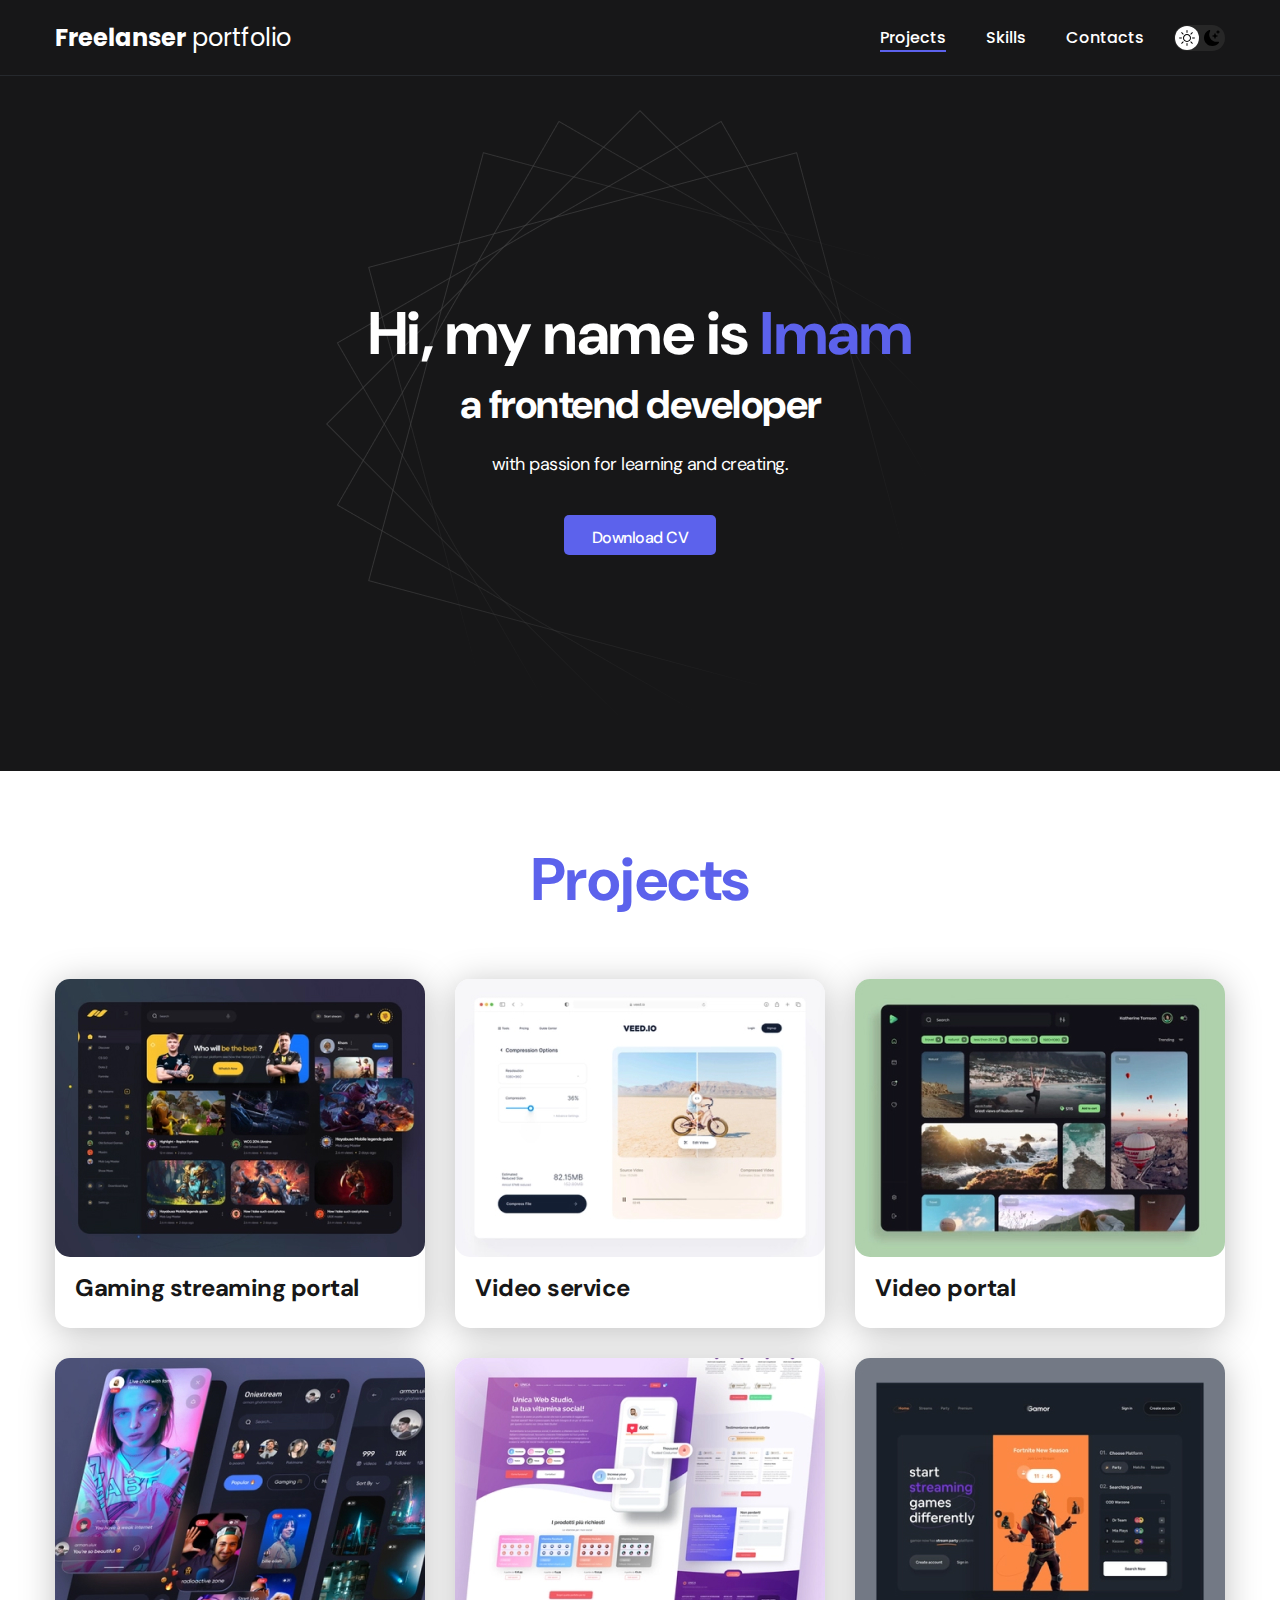
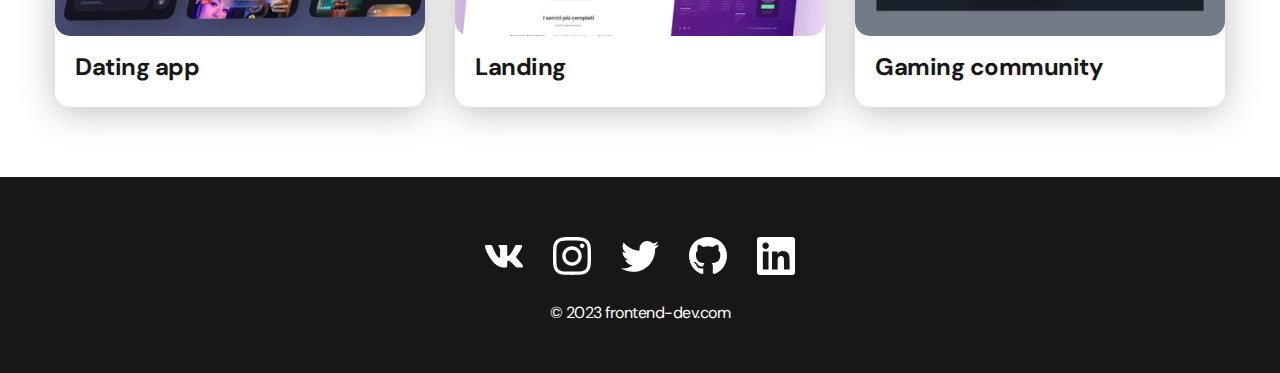
<file: index.html>
<!DOCTYPE html>
<html lang="en">
<head>
    <meta charset="UTF-8">
    <meta http-equiv="X-UA-Compatible" content="IE=edge">
    <meta name="viewport" content="width=device-width, initial-scale=1.0">
    <title>Freelanser portfolio</title>
    <link rel="stylesheet" href="./css/main.css">
</head>
<body>
    <nav class="nav">
        <div class="container">
            <div class="nav-row">
                <a href="./index.html" class="logo"><strong>Freelanser</strong> portfolio</a>

                <button class="dark-mode-btn">
                    <img src="./img/icon/Sun.svg" alt="Light mode" class="dark-mode-btn__icon">
                    <img src="./img/icon/Moon.svg" alt="Dark mode" class="dark-mode-btn__icon">
                </button>

                <ul class="nav-list">
                    <li class="nav-list__item"><a href="./index.html" class="nav-list__link nav-list__link--active">Projects</a></li>
                    <li class="nav-list__item"><a href="./skills.html" class="nav-list__link">Skills</a></li>
                    <li class="nav-list__item"><a href="./contacts.html" class="nav-list__link">Contacts</a></li>
                </ul>
            </div>
        </div>
    </nav>

    <header class="header">
        <div class="header__wrapper">
            <h1 class="header__title">
                <strong>Hi, my name is <em>Imam</em></strong><br>
                a frontend developer
            </h1>
            <div class="header__text">
                <p>with passion for learning and creating.</p>
            </div>
            <a href="#!" class="btn">Download CV</a>
        </div>
    </header>

    <main class="section">
        <div class="container">
            <h2 class="title-1">Projects</h2>
            <ul class="projects">
                <li class="project">
                    <a href="./project-page_1.html">
                        <img src="./img/projects/01.jpg" alt="Project img" class="project__img">
                        <h3 class="project__title">Gaming streaming portal</h3>
                    </a>
                </li>
                <li class="project">
                    <a href="./project-page_2.html">
                        <img src="./img/projects/02.jpg" alt="Project img" class="project__img">
                        <h3 class="project__title">Video service</h3>
                    </a>
                </li>
                <li class="project">
                    <a href="./project-page_3.html">
                        <img src="./img/projects/03.jpg" alt="Project img" class="project__img">
                        <h3 class="project__title">Video portal</h3>
                    </a>
                    </li>
                <li class="project">
                    <a href="./project-page_4.html">
                        <img src="./img/projects/04.jpg" alt="Project img" class="project__img">
                        <h3 class="project__title">Dating app</h3>
                    </a>
                </li>
                <li class="project">
                    <a href="./project-page_5.html">
                        <img src="./img/projects/05.jpg" alt="Project img" class="project__img">
                        <h3 class="project__title">Landing</h3>
                    </a>
                </li>
                <li class="project">
                    <a href="./project-page_6.html">
                        <img src="./img/projects/06.jpg" alt="Project img" class="project__img">
                        <h3 class="project__title">Gaming community</h3>
                    </a>
                </li>
            </ul>
        </div>
    </main>

    <footer class="footer">
        <div class="container">
            <div class="footer__wrapper">
                <ul class="social">
                    <li class="social__item"><a href="#!"><img src="./img/icon/vk.svg" alt="link"></a></li>
                    <li class="social__item"><a href="#!"><img src="./img/icon/instagram.svg" alt="link"></a></li>
                    <li class="social__item"><a href="#!"><img src="./img/icon/twitter.svg" alt="link"></a></li>
                    <li class="social__item"><a href="#!"><img src="./img/icon/gitHub.svg" alt="link"></a></li>
                    <li class="social__item"><a href="#!"><img src="./img/icon/linkedIn.svg" alt="link"></a></li>
                </ul>
                <div class="copyright">
                    <p>© 2023 frontend-dev.com</p>
                </div>
            </div>
        </div>
    </footer>

    <script src="./js/main.js"></script>

</body>
</html>
</file>
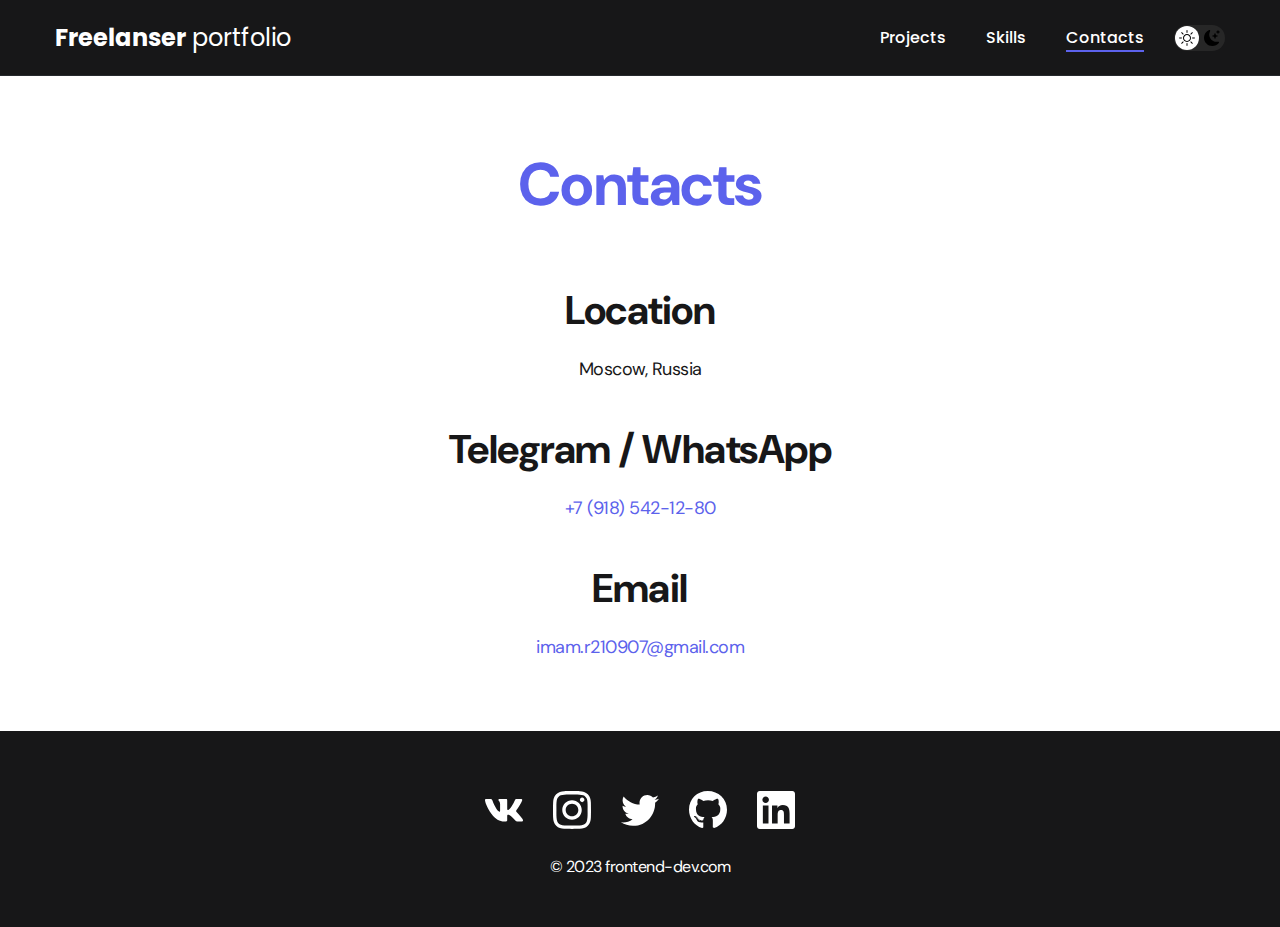
<file: contacts.html>
<!DOCTYPE html>
<html lang="en">
<head>
    <meta charset="UTF-8">
    <meta http-equiv="X-UA-Compatible" content="IE=edge">
    <meta name="viewport" content="width=device-width, initial-scale=1.0">
    <title>Freelanser portfolio</title>
    <link rel="stylesheet" href="./css/main.css">
</head>
<body>
    <nav class="nav">
        <div class="container">
            <div class="nav-row">
                <a href="./index.html" class="logo"><strong>Freelanser</strong> portfolio</a>

                <button class="dark-mode-btn">
                    <img src="./img/icon/Sun.svg" alt="Light mode" class="dark-mode-btn__icon">
                    <img src="./img/icon/Moon.svg" alt="Dark mode" class="dark-mode-btn__icon">
                </button>

                <ul class="nav-list">
                    <li class="nav-list__item"><a href="./index.html" class="nav-list__link">Projects</a></li>
                    <li class="nav-list__item"><a href="./skills.html" class="nav-list__link">Skills</a></li>
                    <li class="nav-list__item"><a href="./contacts.html" class="nav-list__link nav-list__link--active">Contacts</a></li>
                </ul>
            </div>
        </div>
    </nav>

    <main class="section">
        <div class="container">
            <h1 class="title-1">Contacts</h1>

            <ul class="content-list">
                <li class="content-list__item">
                        <h2 class="title-2">Location</h2>
                        <p>Moscow, Russia</p>
                </li>
                <li class="content-list__item">
                        <h2 class="title-2">Telegram / WhatsApp</h2>
                        <p><a href="tel:+79185421280">+7 (918) 542-12-80</a></p>
                </li>
                <li class="content-list__item">
                        <h2 class="title-2">Email</h2>
                        <p><a href="mailto:imam.r210907@gmail.com">imam.r210907@gmail.com</a></p>
                </li>
            </ul>
        </div>
    </main>

    <footer class="footer">
        <div class="container">
            <div class="footer__wrapper">
                <ul class="social">
                    <li class="social__item"><a href="#!"><img src="./img/icon/vk.svg" alt="link"></a></li>
                    <li class="social__item"><a href="#!"><img src="./img/icon/instagram.svg" alt="link"></a></li>
                    <li class="social__item"><a href="#!"><img src="./img/icon/twitter.svg" alt="link"></a></li>
                    <li class="social__item"><a href="#!"><img src="./img/icon/gitHub.svg" alt="link"></a></li>
                    <li class="social__item"><a href="#!"><img src="./img/icon/linkedIn.svg" alt="link"></a></li>
                </ul>
                <div class="copyright">
                    <p>© 2023 frontend-dev.com</p>
                </div>
            </div>
        </div>
    </footer>

    <script src="./js/main.js"></script>

</body>
</html>
</file>
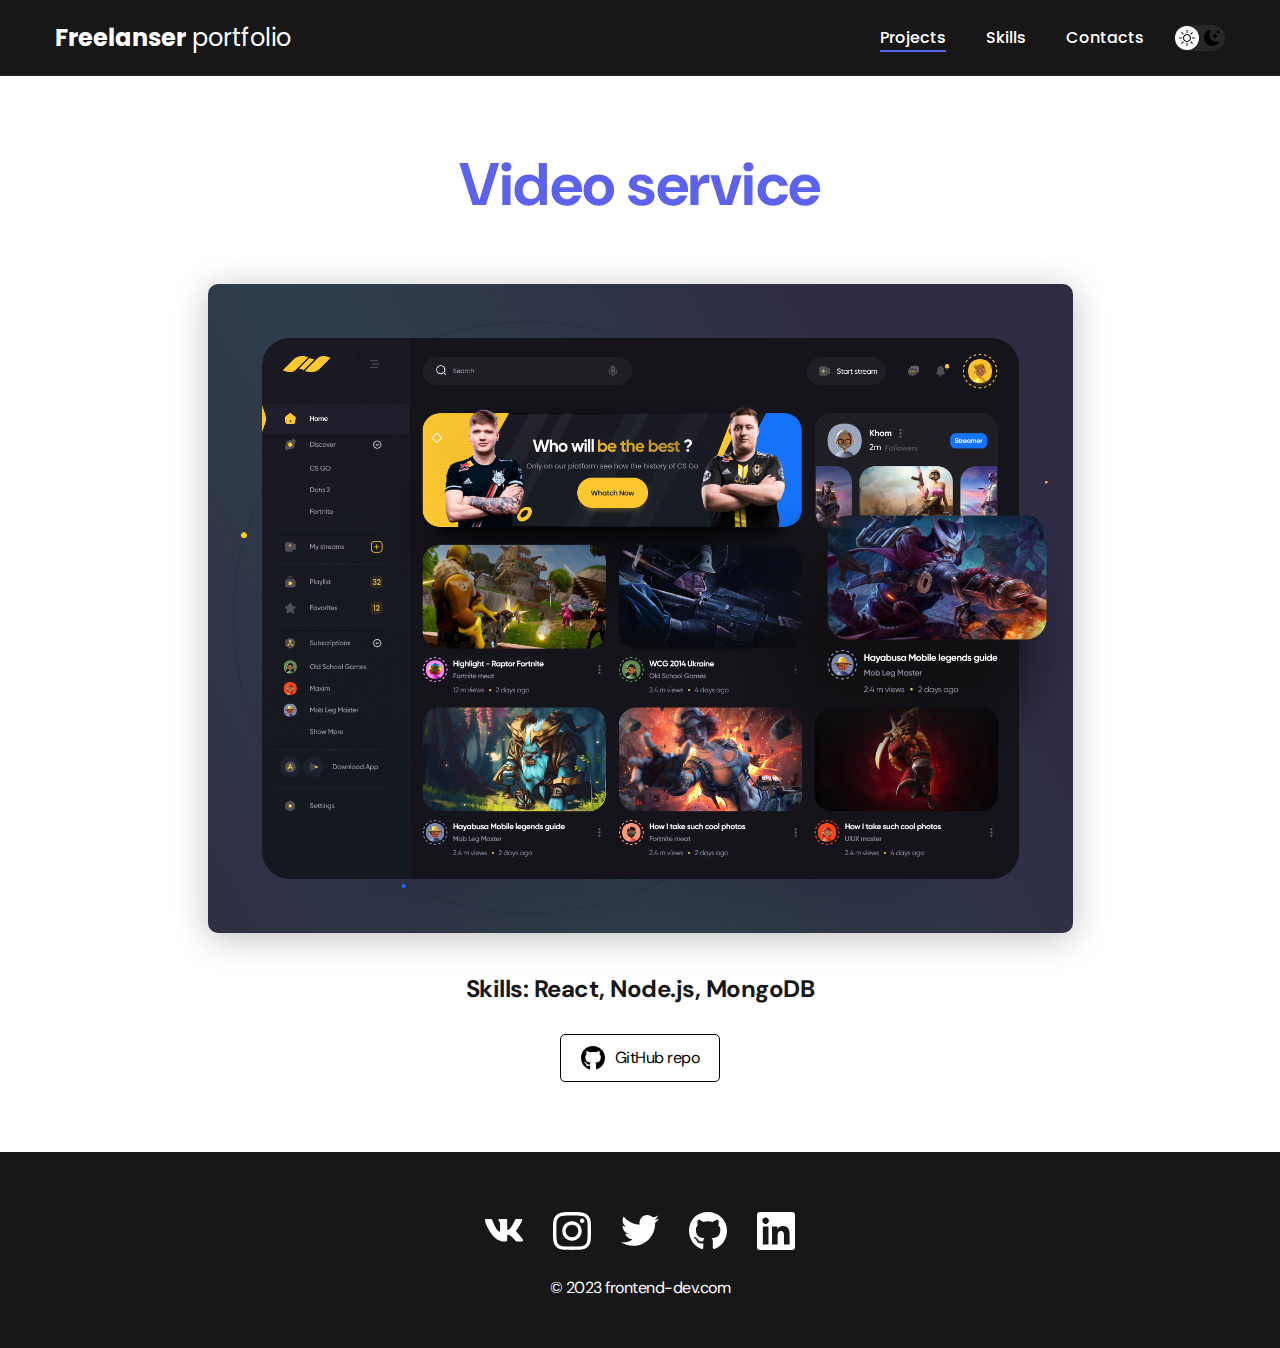
<file: project-page_1.html>
<!DOCTYPE html>
<html lang="en">
<head>
    <meta charset="UTF-8">
    <meta http-equiv="X-UA-Compatible" content="IE=edge">
    <meta name="viewport" content="width=device-width, initial-scale=1.0">
    <title>Freelanser portfolio</title>
    <link rel="stylesheet" href="./css/main.css">
</head>
<body>
    <nav class="nav">
        <div class="container">
            <div class="nav-row">
                <a href="./index.html" class="logo"><strong>Freelanser</strong> portfolio</a>

                <button class="dark-mode-btn">
                    <img src="./img/icon/Sun.svg" alt="Light mode" class="dark-mode-btn__icon">
                    <img src="./img/icon/Moon.svg" alt="Dark mode" class="dark-mode-btn__icon">
                </button>

                <ul class="nav-list">
                    <li class="nav-list__item"><a href="./index.html" class="nav-list__link nav-list__link--active">Projects</a></li>
                    <li class="nav-list__item"><a href="./skills.html" class="nav-list__link">Skills</a></li>
                    <li class="nav-list__item"><a href="./contacts.html" class="nav-list__link">Contacts</a></li>
                </ul>
            </div>
        </div>
    </nav>

    <main class="section">
        <div class="container">

            <div class="project-details">

            
                <h1 class="title-1">Video service</h1>

                <img src="./img/projects/01-big.jpg" alt="" class="project-details__cover">
            
                <div class="project-details__desc">
                    <p>Skills: React, Node.js, MongoDB</p>
                </div>

                <a href="#!" class="btn-autline">
                    <img src="img/icon/gitHub-black.svg" alt="">
                    GitHub repo
                </a>

            </div>
        </div>
    </main>

    <footer class="footer">
        <div class="container">
            <div class="footer__wrapper">
                <ul class="social">
                    <li class="social__item"><a href="#!"><img src="./img/icon/vk.svg" alt="link"></a></li>
                    <li class="social__item"><a href="#!"><img src="./img/icon/instagram.svg" alt="link"></a></li>
                    <li class="social__item"><a href="#!"><img src="./img/icon/twitter.svg" alt="link"></a></li>
                    <li class="social__item"><a href="#!"><img src="./img/icon/gitHub.svg" alt="link"></a></li>
                    <li class="social__item"><a href="#!"><img src="./img/icon/linkedIn.svg" alt="link"></a></li>
                </ul>
                <div class="copyright">
                    <p>© 2023 frontend-dev.com</p>
                </div>
            </div>
        </div>
    </footer>

    <script src="./js/main.js"></script>

</body>
</html>
</file>
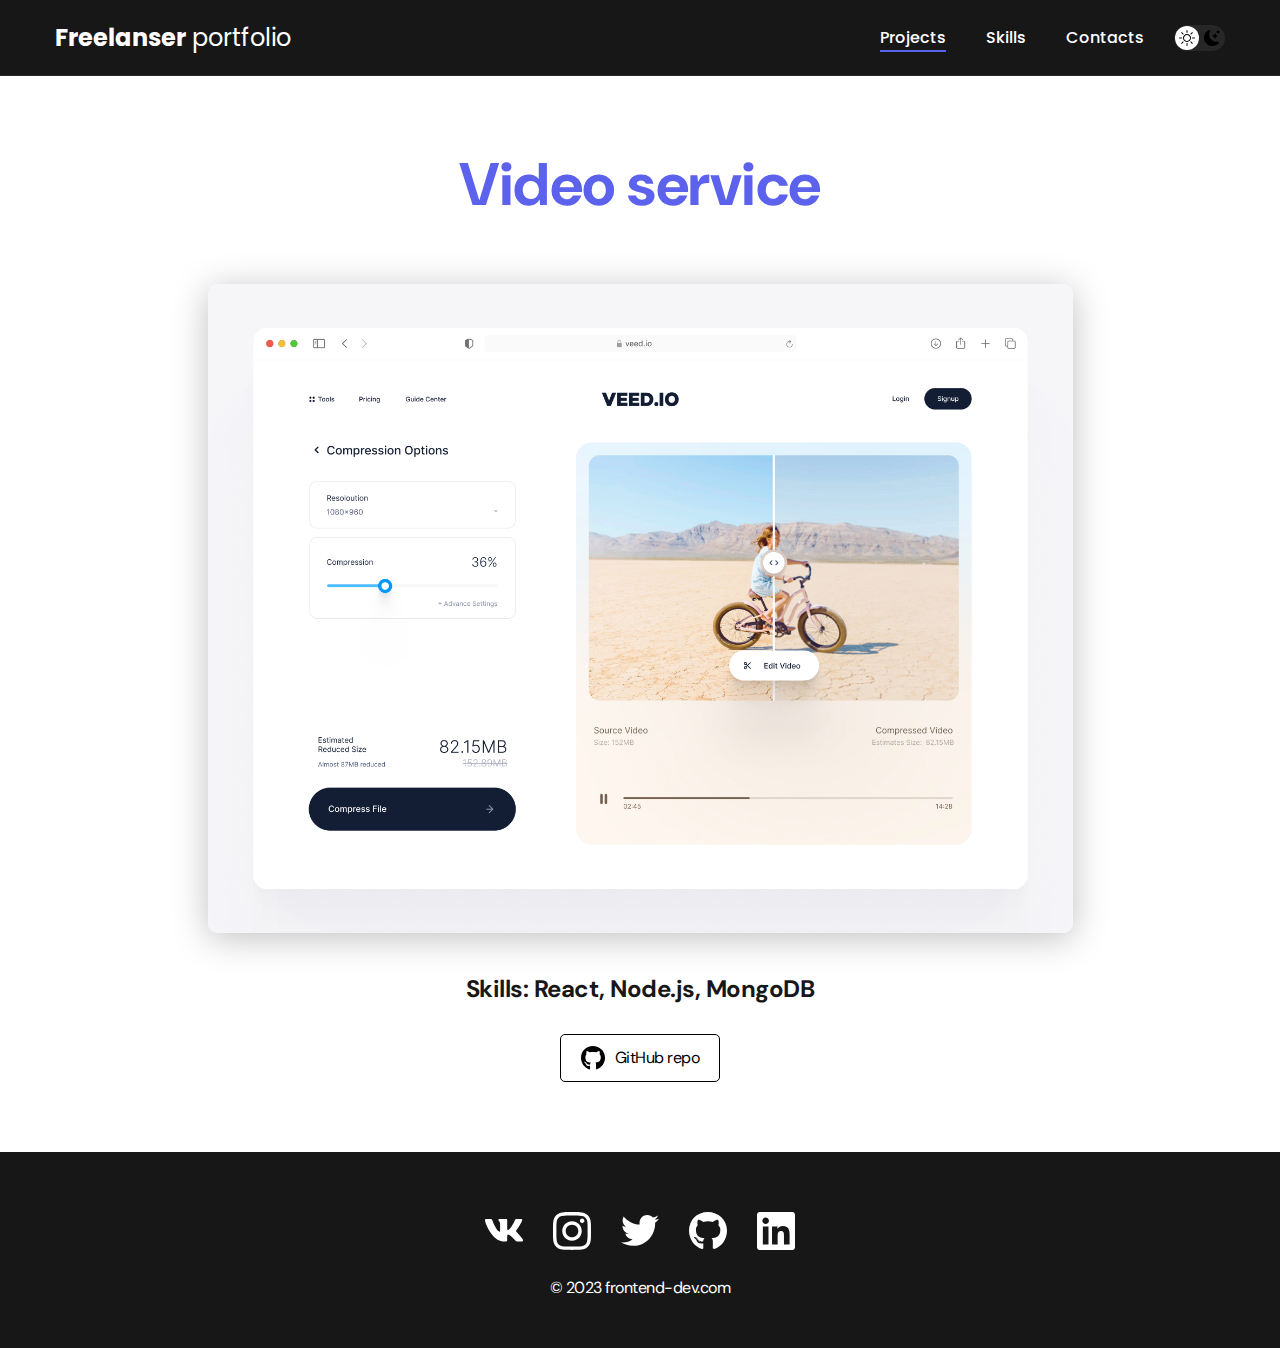
<file: project-page_2.html>
<!DOCTYPE html>
<html lang="en">
<head>
    <meta charset="UTF-8">
    <meta http-equiv="X-UA-Compatible" content="IE=edge">
    <meta name="viewport" content="width=device-width, initial-scale=1.0">
    <title>Freelanser portfolio</title>
    <link rel="stylesheet" href="./css/main.css">
</head>
<body>
    <nav class="nav">
        <div class="container">
            <div class="nav-row">
                <a href="./index.html" class="logo"><strong>Freelanser</strong> portfolio</a>

                <button class="dark-mode-btn">
                    <img src="./img/icon/Sun.svg" alt="Light mode" class="dark-mode-btn__icon">
                    <img src="./img/icon/Moon.svg" alt="Dark mode" class="dark-mode-btn__icon">
                </button>

                <ul class="nav-list">
                    <li class="nav-list__item"><a href="./index.html" class="nav-list__link nav-list__link--active">Projects</a></li>
                    <li class="nav-list__item"><a href="./skills.html" class="nav-list__link">Skills</a></li>
                    <li class="nav-list__item"><a href="./contacts.html" class="nav-list__link">Contacts</a></li>
                </ul>
            </div>
        </div>
    </nav>

    <main class="section">
        <div class="container">

            <div class="project-details">

            
                <h1 class="title-1">Video service</h1>

                <img src="./img/projects/02-big.jpg" alt="" class="project-details__cover">
            
                <div class="project-details__desc">
                    <p>Skills: React, Node.js, MongoDB</p>
                </div>

                <a href="#!" class="btn-autline">
                    <img src="img/icon/gitHub-black.svg" alt="">
                    GitHub repo
                </a>

            </div>
        </div>
    </main>

    <footer class="footer">
        <div class="container">
            <div class="footer__wrapper">
                <ul class="social">
                    <li class="social__item"><a href="#!"><img src="./img/icon/vk.svg" alt="link"></a></li>
                    <li class="social__item"><a href="#!"><img src="./img/icon/instagram.svg" alt="link"></a></li>
                    <li class="social__item"><a href="#!"><img src="./img/icon/twitter.svg" alt="link"></a></li>
                    <li class="social__item"><a href="#!"><img src="./img/icon/gitHub.svg" alt="link"></a></li>
                    <li class="social__item"><a href="#!"><img src="./img/icon/linkedIn.svg" alt="link"></a></li>
                </ul>
                <div class="copyright">
                    <p>© 2023 frontend-dev.com</p>
                </div>
            </div>
        </div>
    </footer>

    <script src="./js/main.js"></script>

</body>
</html>
</file>
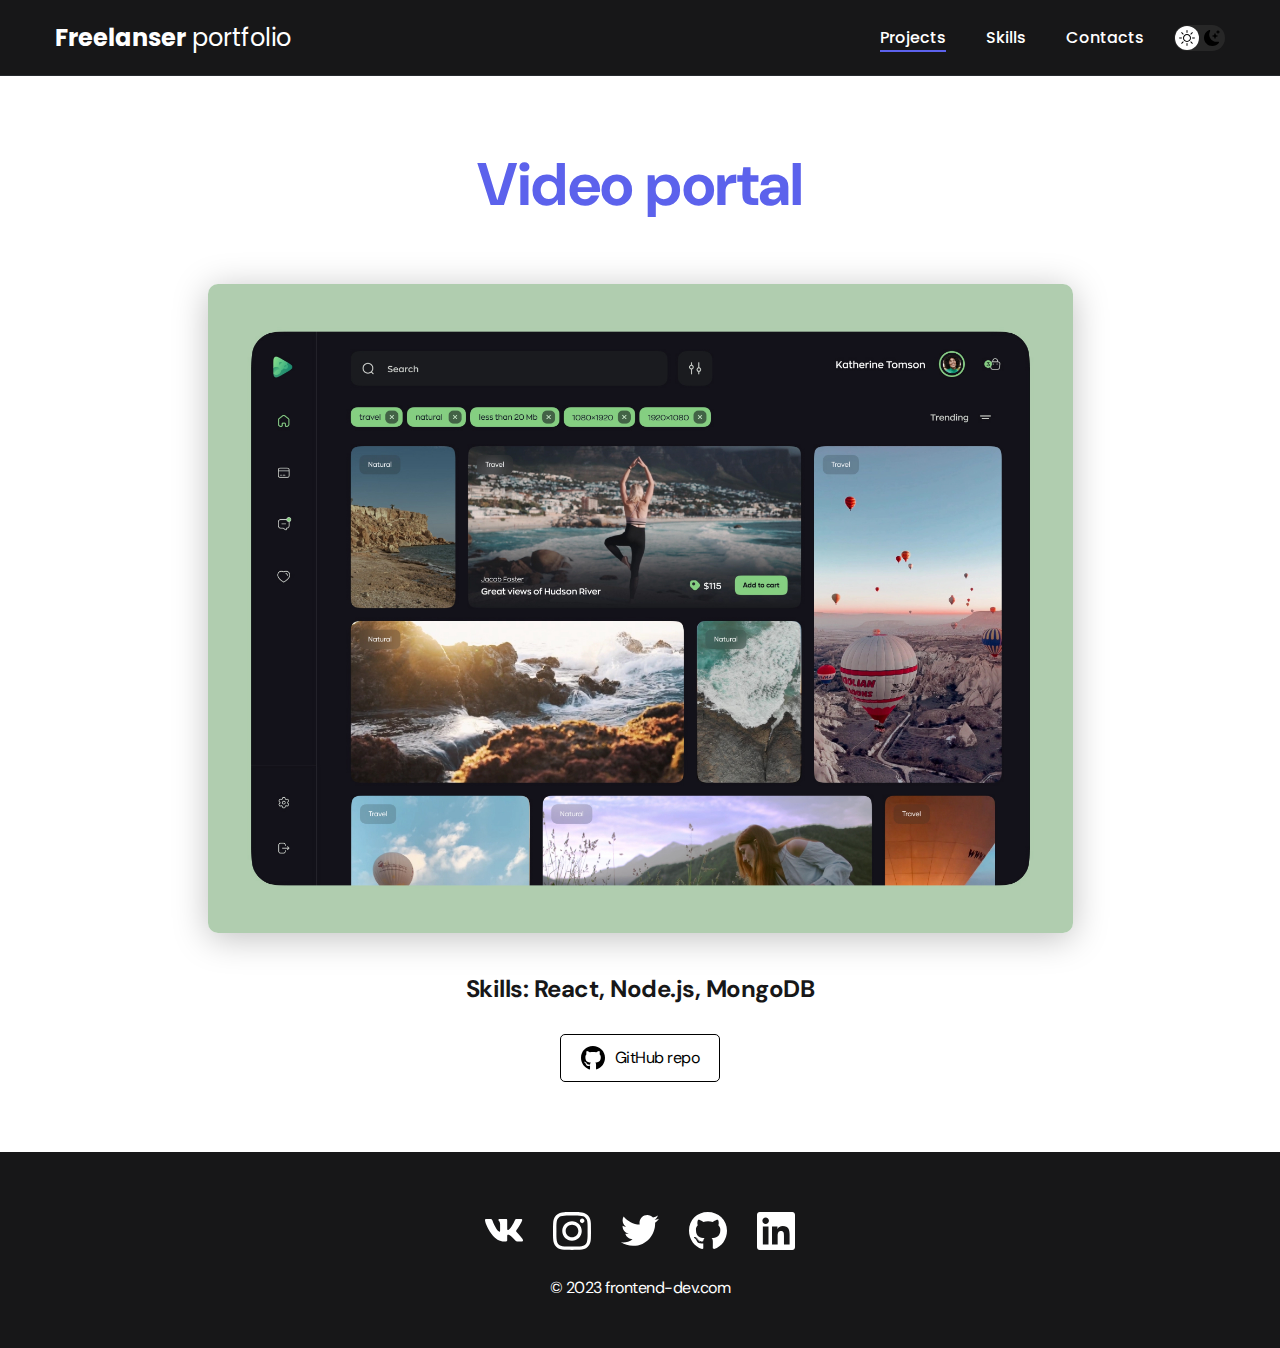
<file: project-page_3.html>
<!DOCTYPE html>
<html lang="en">
<head>
    <meta charset="UTF-8">
    <meta http-equiv="X-UA-Compatible" content="IE=edge">
    <meta name="viewport" content="width=device-width, initial-scale=1.0">
    <title>Freelanser portfolio</title>
    <link rel="stylesheet" href="./css/main.css">
</head>
<body>
    <nav class="nav">
        <div class="container">
            <div class="nav-row">
                <a href="./index.html" class="logo"><strong>Freelanser</strong> portfolio</a>

                <button class="dark-mode-btn">
                    <img src="./img/icon/Sun.svg" alt="Light mode" class="dark-mode-btn__icon">
                    <img src="./img/icon/Moon.svg" alt="Dark mode" class="dark-mode-btn__icon">
                </button>

                <ul class="nav-list">
                    <li class="nav-list__item"><a href="./index.html" class="nav-list__link nav-list__link--active">Projects</a></li>
                    <li class="nav-list__item"><a href="./skills.html" class="nav-list__link">Skills</a></li>
                    <li class="nav-list__item"><a href="./contacts.html" class="nav-list__link">Contacts</a></li>
                </ul>
            </div>
        </div>
    </nav>

    <main class="section">
        <div class="container">

            <div class="project-details">

            
                <h1 class="title-1">Video portal</h1>

                <img src="./img/projects/03-big.jpg" alt="" class="project-details__cover">
            
                <div class="project-details__desc">
                    <p>Skills: React, Node.js, MongoDB</p>
                </div>

                <a href="#!" class="btn-autline">
                    <img src="img/icon/gitHub-black.svg" alt="">
                    GitHub repo
                </a>

            </div>
        </div>
    </main>

    <footer class="footer">
        <div class="container">
            <div class="footer__wrapper">
                <ul class="social">
                    <li class="social__item"><a href="#!"><img src="./img/icon/vk.svg" alt="link"></a></li>
                    <li class="social__item"><a href="#!"><img src="./img/icon/instagram.svg" alt="link"></a></li>
                    <li class="social__item"><a href="#!"><img src="./img/icon/twitter.svg" alt="link"></a></li>
                    <li class="social__item"><a href="#!"><img src="./img/icon/gitHub.svg" alt="link"></a></li>
                    <li class="social__item"><a href="#!"><img src="./img/icon/linkedIn.svg" alt="link"></a></li>
                </ul>
                <div class="copyright">
                    <p>© 2023 frontend-dev.com</p>
                </div>
            </div>
        </div>
    </footer>

    <script src="./js/main.js"></script>

</body>
</html>
</file>
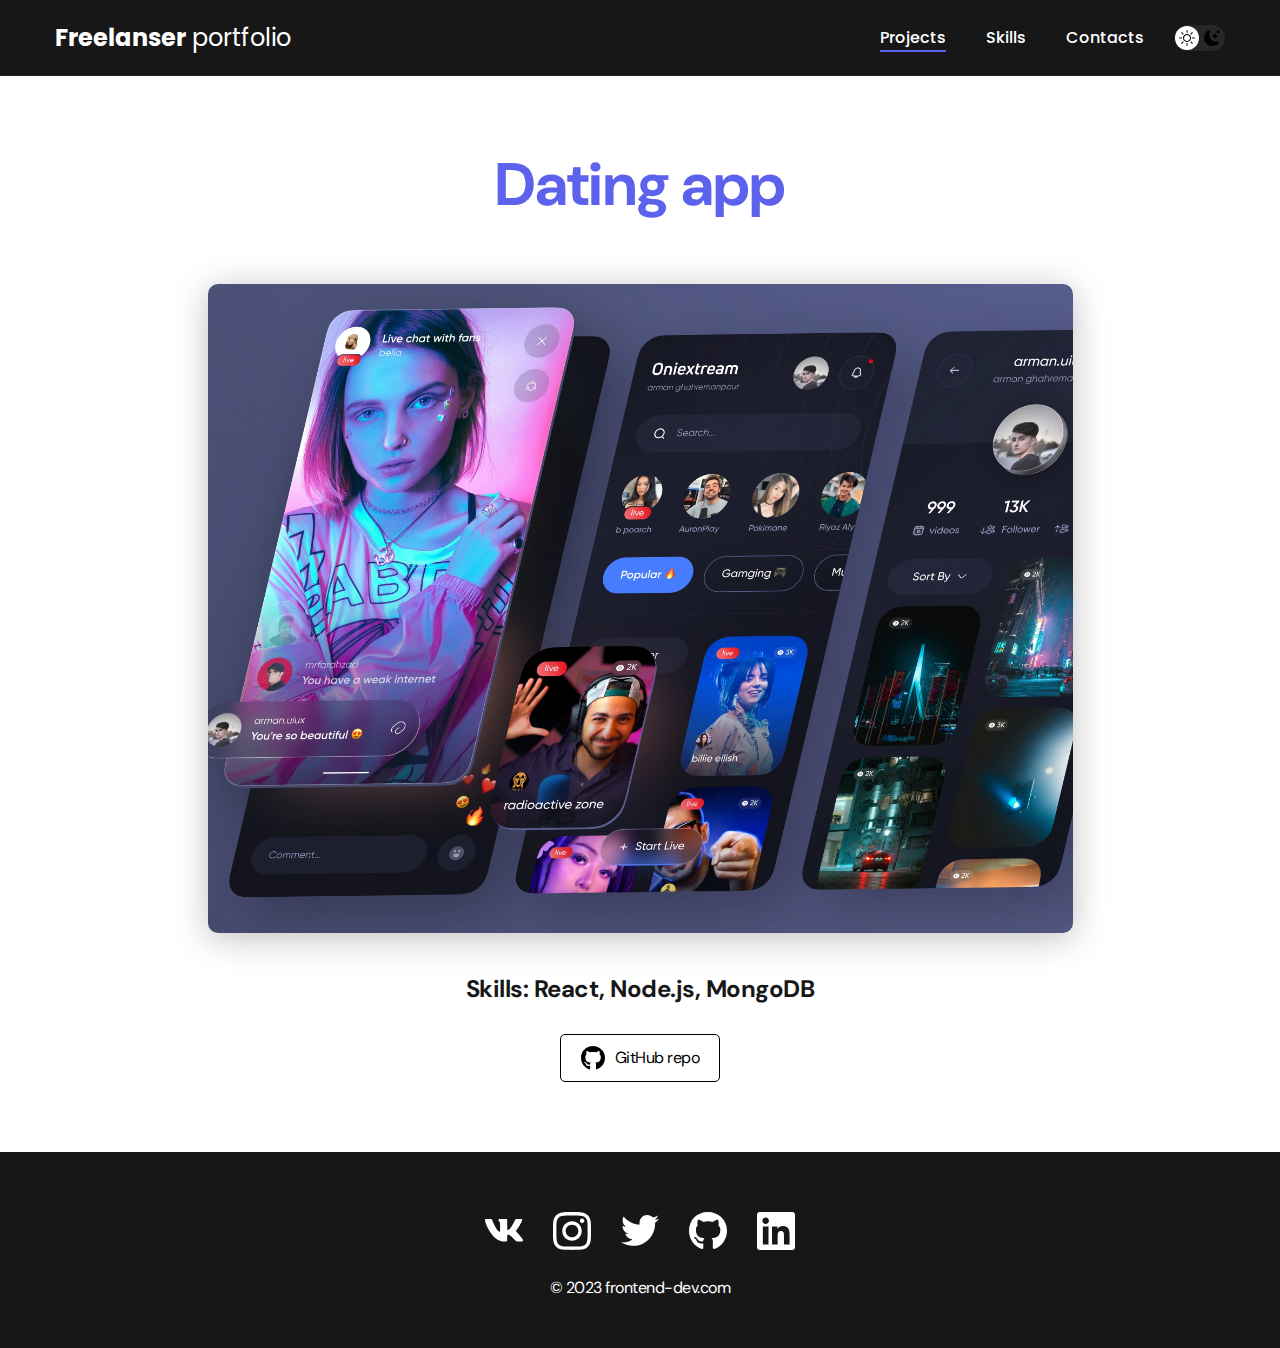
<file: project-page_4.html>
<!DOCTYPE html>
<html lang="en">
<head>
    <meta charset="UTF-8">
    <meta http-equiv="X-UA-Compatible" content="IE=edge">
    <meta name="viewport" content="width=device-width, initial-scale=1.0">
    <title>Freelanser portfolio</title>
    <link rel="stylesheet" href="./css/main.css">
</head>
<body>
    <nav class="nav">
        <div class="container">
            <div class="nav-row">
                <a href="./index.html" class="logo"><strong>Freelanser</strong> portfolio</a>

                <button class="dark-mode-btn">
                    <img src="./img/icon/Sun.svg" alt="Light mode" class="dark-mode-btn__icon">
                    <img src="./img/icon/Moon.svg" alt="Dark mode" class="dark-mode-btn__icon">
                </button>

                <ul class="nav-list">
                    <li class="nav-list__item"><a href="./index.html" class="nav-list__link nav-list__link--active">Projects</a></li>
                    <li class="nav-list__item"><a href="./skills.html" class="nav-list__link">Skills</a></li>
                    <li class="nav-list__item"><a href="./contacts.html" class="nav-list__link">Contacts</a></li>
                </ul>
            </div>
        </div>
    </nav>

    <main class="section">
        <div class="container">

            <div class="project-details">

            
                <h1 class="title-1">Dating app</h1>

                <img src="./img/projects/04-big.jpg" alt="" class="project-details__cover">
            
                <div class="project-details__desc">
                    <p>Skills: React, Node.js, MongoDB</p>
                </div>

                <a href="#!" class="btn-autline">
                    <img src="img/icon/gitHub-black.svg" alt="">
                    GitHub repo
                </a>

            </div>
        </div>
    </main>

    <footer class="footer">
        <div class="container">
            <div class="footer__wrapper">
                <ul class="social">
                    <li class="social__item"><a href="#!"><img src="./img/icon/vk.svg" alt="link"></a></li>
                    <li class="social__item"><a href="#!"><img src="./img/icon/instagram.svg" alt="link"></a></li>
                    <li class="social__item"><a href="#!"><img src="./img/icon/twitter.svg" alt="link"></a></li>
                    <li class="social__item"><a href="#!"><img src="./img/icon/gitHub.svg" alt="link"></a></li>
                    <li class="social__item"><a href="#!"><img src="./img/icon/linkedIn.svg" alt="link"></a></li>
                </ul>
                <div class="copyright">
                    <p>© 2023 frontend-dev.com</p>
                </div>
            </div>
        </div>
    </footer>

    <script src="./js/main.js"></script>

</body>
</html>
</file>
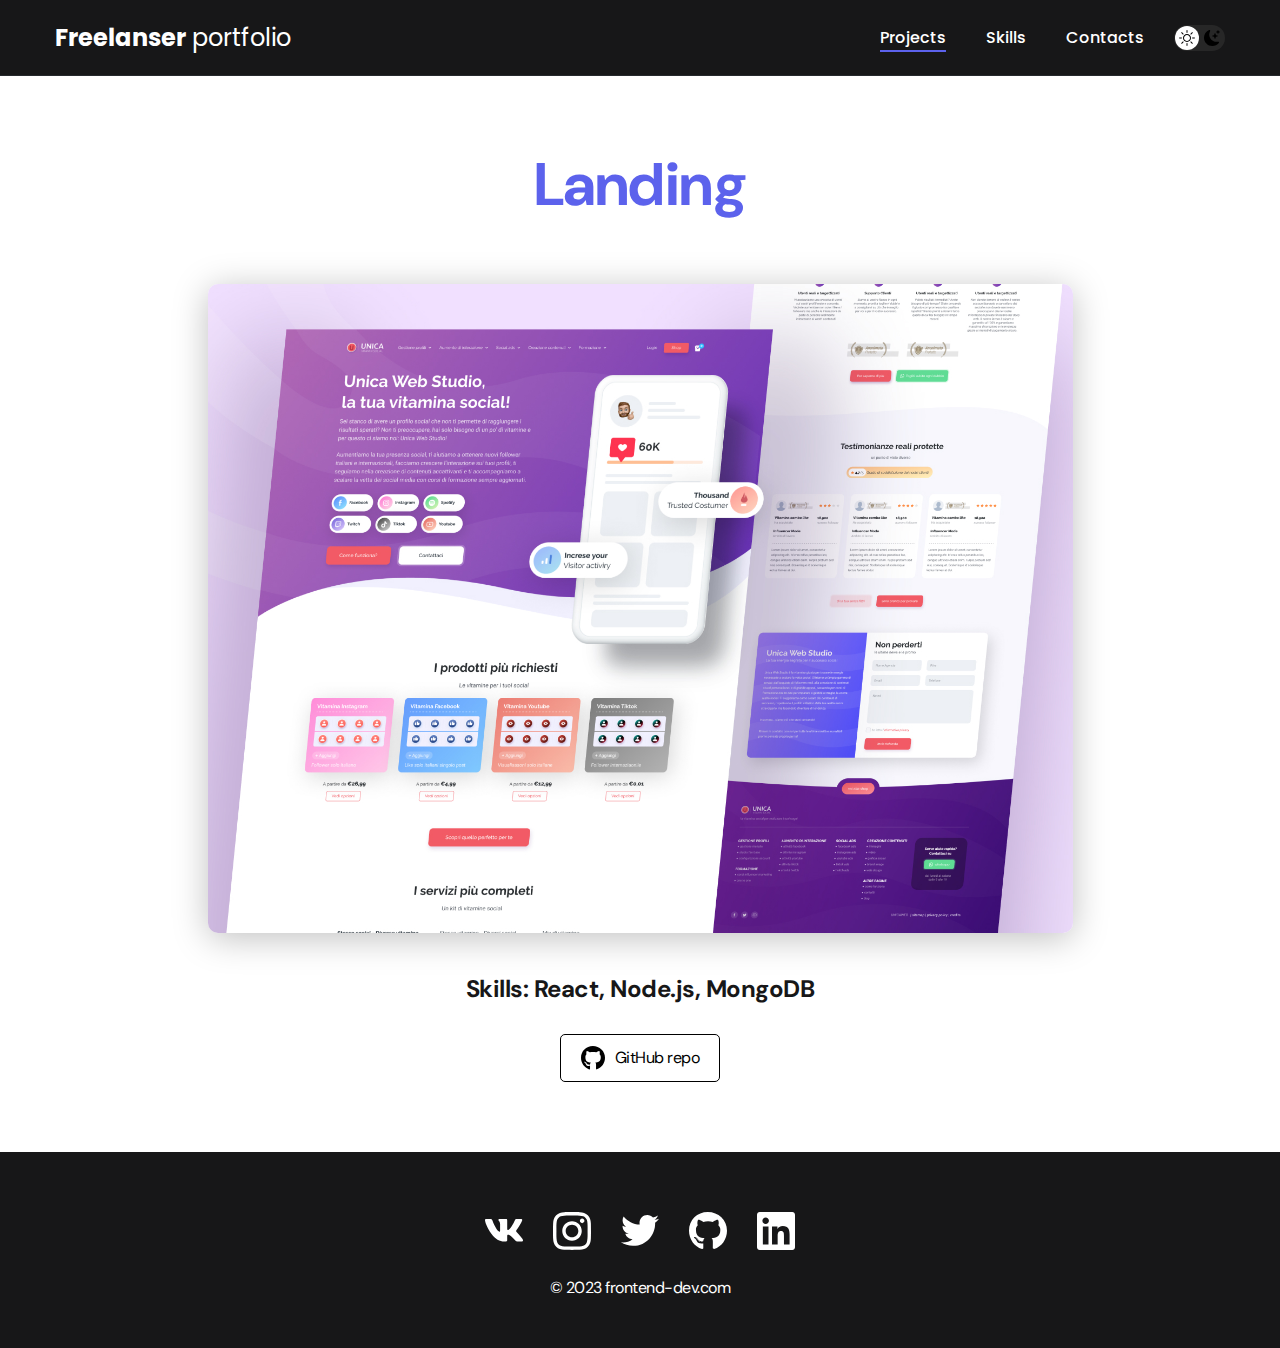
<file: project-page_5.html>
<!DOCTYPE html>
<html lang="en">
<head>
    <meta charset="UTF-8">
    <meta http-equiv="X-UA-Compatible" content="IE=edge">
    <meta name="viewport" content="width=device-width, initial-scale=1.0">
    <title>Freelanser portfolio</title>
    <link rel="stylesheet" href="./css/main.css">
</head>
<body>
    <nav class="nav">
        <div class="container">
            <div class="nav-row">
                <a href="./index.html" class="logo"><strong>Freelanser</strong> portfolio</a>

                <button class="dark-mode-btn">
                    <img src="./img/icon/Sun.svg" alt="Light mode" class="dark-mode-btn__icon">
                    <img src="./img/icon/Moon.svg" alt="Dark mode" class="dark-mode-btn__icon">
                </button>

                <ul class="nav-list">
                    <li class="nav-list__item"><a href="./index.html" class="nav-list__link nav-list__link--active">Projects</a></li>
                    <li class="nav-list__item"><a href="./skills.html" class="nav-list__link">Skills</a></li>
                    <li class="nav-list__item"><a href="./contacts.html" class="nav-list__link">Contacts</a></li>
                </ul>
            </div>
        </div>
    </nav>

    <main class="section">
        <div class="container">

            <div class="project-details">

            
                <h1 class="title-1">Landing</h1>

                <img src="./img/projects/05-big.jpg" alt="" class="project-details__cover">
            
                <div class="project-details__desc">
                    <p>Skills: React, Node.js, MongoDB</p>
                </div>

                <a href="#!" class="btn-autline">
                    <img src="img/icon/gitHub-black.svg" alt="">
                    GitHub repo
                </a>

            </div>
        </div>
    </main>

    <footer class="footer">
        <div class="container">
            <div class="footer__wrapper">
                <ul class="social">
                    <li class="social__item"><a href="#!"><img src="./img/icon/vk.svg" alt="link"></a></li>
                    <li class="social__item"><a href="#!"><img src="./img/icon/instagram.svg" alt="link"></a></li>
                    <li class="social__item"><a href="#!"><img src="./img/icon/twitter.svg" alt="link"></a></li>
                    <li class="social__item"><a href="#!"><img src="./img/icon/gitHub.svg" alt="link"></a></li>
                    <li class="social__item"><a href="#!"><img src="./img/icon/linkedIn.svg" alt="link"></a></li>
                </ul>
                <div class="copyright">
                    <p>© 2023 frontend-dev.com</p>
                </div>
            </div>
        </div>
    </footer>

    <script src="./js/main.js"></script>

</body>
</html>
</file>
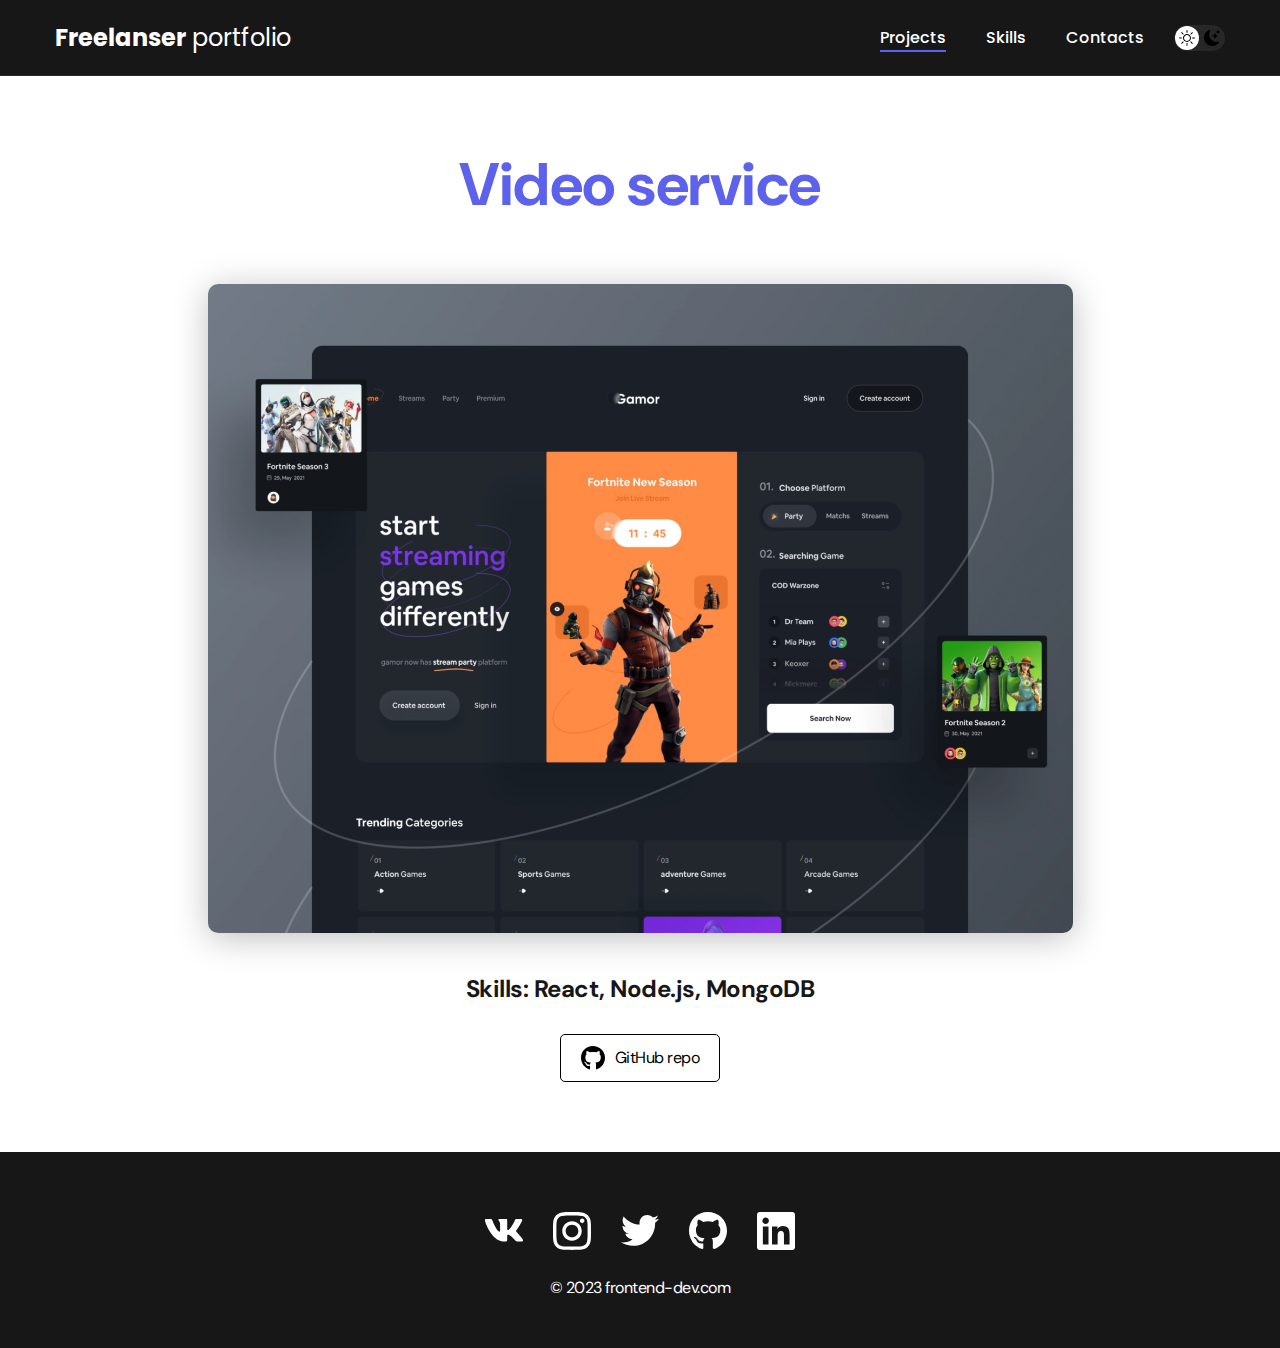
<file: project-page_6.html>
<!DOCTYPE html>
<html lang="en">
<head>
    <meta charset="UTF-8">
    <meta http-equiv="X-UA-Compatible" content="IE=edge">
    <meta name="viewport" content="width=device-width, initial-scale=1.0">
    <title>Freelanser portfolio</title>
    <link rel="stylesheet" href="./css/main.css">
</head>
<body>
    <nav class="nav">
        <div class="container">
            <div class="nav-row">
                <a href="./index.html" class="logo"><strong>Freelanser</strong> portfolio</a>

                <button class="dark-mode-btn">
                    <img src="./img/icon/Sun.svg" alt="Light mode" class="dark-mode-btn__icon">
                    <img src="./img/icon/Moon.svg" alt="Dark mode" class="dark-mode-btn__icon">
                </button>

                <ul class="nav-list">
                    <li class="nav-list__item"><a href="./index.html" class="nav-list__link nav-list__link--active">Projects</a></li>
                    <li class="nav-list__item"><a href="./skills.html" class="nav-list__link">Skills</a></li>
                    <li class="nav-list__item"><a href="./contacts.html" class="nav-list__link">Contacts</a></li>
                </ul>
            </div>
        </div>
    </nav>

    <main class="section">
        <div class="container">

            <div class="project-details">

            
                <h1 class="title-1">Video service</h1>

                <img src="./img/projects/06-big.jpg" alt="" class="project-details__cover">
            
                <div class="project-details__desc">
                    <p>Skills: React, Node.js, MongoDB</p>
                </div>

                <a href="#!" class="btn-autline">
                    <img src="img/icon/gitHub-black.svg" alt="">
                    GitHub repo
                </a>

            </div>
        </div>
    </main>

    <footer class="footer">
        <div class="container">
            <div class="footer__wrapper">
                <ul class="social">
                    <li class="social__item"><a href="#!"><img src="./img/icon/vk.svg" alt="link"></a></li>
                    <li class="social__item"><a href="#!"><img src="./img/icon/instagram.svg" alt="link"></a></li>
                    <li class="social__item"><a href="#!"><img src="./img/icon/twitter.svg" alt="link"></a></li>
                    <li class="social__item"><a href="#!"><img src="./img/icon/gitHub.svg" alt="link"></a></li>
                    <li class="social__item"><a href="#!"><img src="./img/icon/linkedIn.svg" alt="link"></a></li>
                </ul>
                <div class="copyright">
                    <p>© 2023 frontend-dev.com</p>
                </div>
            </div>
        </div>
    </footer>

    <script src="./js/main.js"></script>

</body>
</html>
</file>
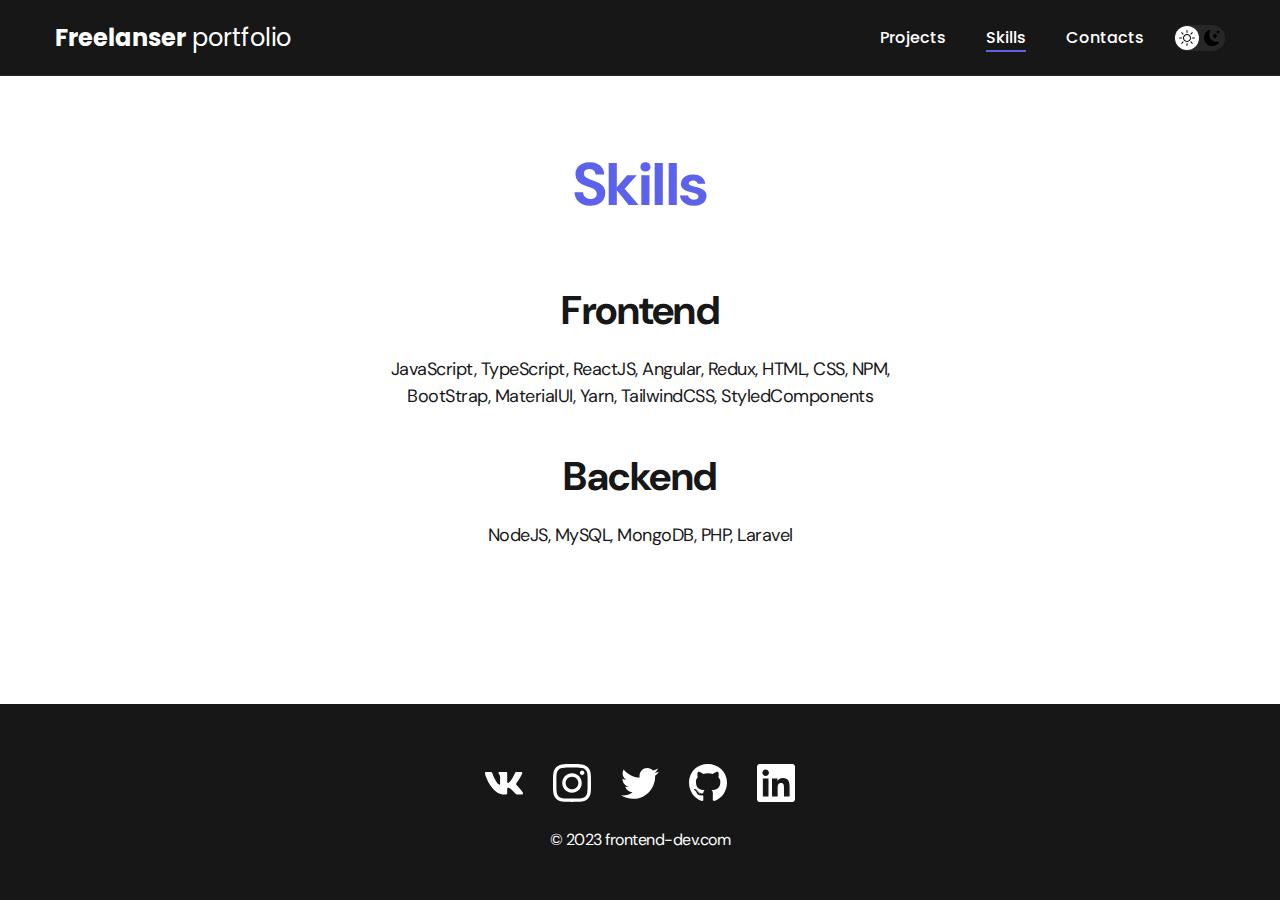
<file: skills.html>
<!DOCTYPE html>
<html lang="en">
<head>
    <meta charset="UTF-8">
    <meta http-equiv="X-UA-Compatible" content="IE=edge">
    <meta name="viewport" content="width=device-width, initial-scale=1.0">
    <title>Freelanser portfolio</title>
    <link rel="stylesheet" href="./css/main.css">
</head>
<body>
    <nav class="nav">
        <div class="container">
            <div class="nav-row">
                <a href="./index.html" class="logo"><strong>Freelanser</strong> portfolio</a>

                <button class="dark-mode-btn">
                    <img src="./img/icon/Sun.svg" alt="Light mode" class="dark-mode-btn__icon">
                    <img src="./img/icon/Moon.svg" alt="Dark mode" class="dark-mode-btn__icon">
                </button>

                <ul class="nav-list">
                    <li class="nav-list__item"><a href="./index.html" class="nav-list__link">Projects</a></li>
                    <li class="nav-list__item"><a href="./skills.html" class="nav-list__link nav-list__link--active">Skills</a></li>
                    <li class="nav-list__item"><a href="./contacts.html" class="nav-list__link">Contacts</a></li>
                </ul>
            </div>
        </div>
    </nav>

    <main class="section">
        <div class="container">
            <h1 class="title-1">Skills</h1>

            <ul class="content-list">
                    <li class="content-list__item">
                        <h2 class="title-2">Frontend</h2>
                        <p>JavaScript, TypeScript, ReactJS, Angular, Redux, HTML, CSS, NPM, BootStrap, MaterialUI, Yarn, TailwindCSS, StyledComponents</p>
                    </li>
                    <li class="content-list__item">
                        <h2 class="title-2">Backend</h2>
                        <p>NodeJS, MySQL, MongoDB, PHP, Laravel</p>
                    </li>
            </ul>

            </div>
        </div>
    </main>

    <footer class="footer">
        <div class="container">
            <div class="footer__wrapper">
                <ul class="social">
                    <li class="social__item"><a href="#!"><img src="./img/icon/vk.svg" alt="link"></a></li>
                    <li class="social__item"><a href="#!"><img src="./img/icon/instagram.svg" alt="link"></a></li>
                    <li class="social__item"><a href="#!"><img src="./img/icon/twitter.svg" alt="link"></a></li>
                    <li class="social__item"><a href="#!"><img src="./img/icon/gitHub.svg" alt="link"></a></li>
                    <li class="social__item"><a href="#!"><img src="./img/icon/linkedIn.svg" alt="link"></a></li>
                </ul>
                <div class="copyright">
                    <p>© 2023 frontend-dev.com</p>
                </div>
            </div>
        </div>
    </footer>

    <script src="./js/main.js"></script>

</body>
</html>
</file>
<file: css/main.css>
@import "./reset.css";
@import url('https://fonts.googleapis.com/css2?family=DM+Sans:wght@400;500;700&family=Poppins:wght@400;500;700&display=swap');


/* 
font-family: 'DM Sans', sans-serif;
font-family: 'Poppins', sans-serif; 
*/

:root{
    --blackpure: #000;
    --black: #171718;
    --black-border: #26292D;
    --white: #fff;
    --purple: #5C62EC;

    --text-color: var(--black);
    --dark-bg: var(--black);
    --dark-border: var(--black-border);
    --header-text: var(--white);
    --accent: var(--purple);

    /* Light mode */
    --page-bg: var(--white);
    --text-color: var(--black);

    --title-1:var(--accent);

    
    --project-card-bg: var(--white);
    --project-card-text: var(--black);

    --box-shadow: 0px 5px 35px rgba(0, 0, 0, 0.25);
}

.dark {
    /* Dark mode */
    --page-bg: #252526;
    --text-color: var(--white);

    --title-1: var(--white);

    --project-card-bg: var(--black);
    --project-card-text: var(--white);
    --box-shadow: 0px 5px 35px rgba(0, 0, 0, 0.8);
}

/* General*/

html, body{
    display: flex;
    flex-direction: column;
    min-height: 100vh;

    font-family: 'DM Sans', sans-serif;
    letter-spacing: -0.5px;
    color: var(--text-color);

    /* Color mode */
    background-color: var(--page-bg);
    color: var(--text-color);
}

.container{
    margin: 0 auto;
    padding: 0 15px;
    max-width: 1200px;
}

.none{
    display: none !important;
}

.title-1{
    margin-bottom: 60px;
    font-size: 60px;
    font-weight: 700;
    line-height: 1.3;
    color: var(--title-1);
    text-align: center;
}

.title-2 {
    margin-bottom: 20px;

    font-size: 40px;
    font-weight: 700;;
    line-height: 1.3;
    text-align: center;
}


.section{
    padding: 70px 0;

}

/* NAV */

.nav{
    padding: 20px 0;
    border-bottom: 1px solid var(--dark-border);
    background-color: var(--dark-bg);
    color: var(--header-text);
    letter-spacing: normal;
}

.nav-row{
    display: flex;
    justify-content: flex-end;
    align-items: center;
    column-gap: 30px;
    row-gap: 20px;
    flex-wrap: wrap;
}

.logo{
    margin-right: auto;
    color: var(--header-text);
    font-size: 24px;
    font-family: 'Poppins', sans-serif; 
}

.logo strong{
    font-weight: 700;
}

.nav-list{
    display: flex;
    align-items: center;
    column-gap: 40px;
    font-size: 16px;
    font-weight: 500;
    font-family: 'Poppins', sans-serif; 
}

.nav-list__link{
    color: var(--header-text);
    
    transition: opacity 0.2s ease-in;
}
.nav-list__link:hover{
    opacity: 0.8;
}

.nav-list__link--active{
    position: relative;
}
.nav-list__link--active::after {
    content: "";

    position: absolute;

    display: block;
    height: 2px;
    width: 100%;
    background-color: var(--accent);
}

/* Dark mode btn */

.dark-mode-btn {
    order: 4;
    position: relative;
    display: flex;
    justify-content: space-between;
    align-items: center;
    width: 51px;
    height: 26px;
    padding: 5px;

    border-radius: 50px;
    background-color: #272727;
}
.dark-mode-btn::before {
    content: '';

    position: absolute;
    top: 1px;
    left: 1px;

    display: block;
    width: 24px;
    height: 24px;


    border-radius: 50%;
    background-color: var(--white);

    transition: left 0.2s ease;
}

.dark-mode-btn--active::before {
    left: 26px;
}

.dark-mode-btn__icon{
    position: relative;
    z-index: 2;
}


/* Header */

.header{
    padding: 40px 0;
    min-height: 695px;

    display: flex;
    justify-content: center;
    align-items: center;

    background-color: var(--dark-bg);
    background-image: url('./../img/header-bg.png');
    background-repeat: no-repeat;
    background-size: auto;
    background-position: center center;

    color: var(--header-text);
    text-align: center;
}

.header__wrapper{
    padding: 0 15px;
    max-width: 660px;
}

.header__title{
    margin-bottom: 20px;
    font-size: 40px;
    font-weight: 700;
    line-height: 1.4;
}
.header__title strong{
    font-size: 60px;
    font-weight: 700;
}
.header__title em {
    font-style: normal;
    color:var(--accent)
}



.header__text {
    margin-bottom: 40px;
    font-size: 18px;
    line-height: 1.333;
}
.header__text p + p{
    margin-top: 0.5em;
}

/* Button */

.btn {
    display: inline-block;
    height: 40px;
    padding: 12px 28px;

    border-radius: 5px;
    background-color: var(--accent);
    color: var(--white);
    letter-spacing: 0.15;
    font-size: 16px;
    font-weight: 500;

    transition: opacity 0.2s ease-in;
    
}
.btn:hover {
    opacity: 0.8;
}
.btn:active{
    position: relative;
    top: 2px;
}

/* btn autline */

.btn-autline{
    display: flex;
    column-gap: 10px;
    align-items: center;

    height: 48px;
    padding: 12px 20px;
    border-radius: 5px;
    background-color: #fff;

    border: 1px solid var(--blackpure);
    color: var(--blackpure);
    transition: all 0.2s ease-in;
}
.btn-autline:hover {
    opacity: 0.9;
}
.btn-autline:active{
    position: relative;
    top: 1px;
}

/* Projects*/

.projects{
    display: flex;
    flex-wrap: wrap;
    column-gap: 30px;
    row-gap: 30px;
    justify-content: center;
}

.project{
    max-width: 370px;
    background-color: var(--project-card-bg);
    box-shadow: var(--box-shadow);
    border-radius: 15px;
}

.project__img {
    border-radius: 15px;
}

.project__title {
    padding: 15px 20px 25px;
    font-weight: 700;
    font-size: 24px;
    line-height: 1.3;
    color: var(--project-card-text);
}

/* Project details */

.project-details{
    margin: 0 auto;
    max-width: 865px;

    display: flex;
    flex-direction: column;
    align-items: center;

    text-align: center;
}


.project-details__cover{
    max-width: 100%;
    margin-bottom: 40px;

    box-shadow: 0px 5px 35px rgba(0, 0, 0, 0.25);
    border-radius: 10px;
}

.project-details__desc{
    margin-bottom: 30px;
    font-size: 24px;
    font-weight: 700;
    line-height: 1.3;
}


/* Content list */

.content-list {
    margin: 0 auto;
    max-width: 570px;
    display: flex;
    flex-direction: column;
    align-items: center;
    row-gap: 40px;
    text-align: center;
}
.content-list a {
    color: var(--accent);
}

.content-list__item{
    font-size: 18px;
    line-height: 1.5;
}
.content-list__item p + p {
    margin: 0.5em;
}


/* Footer */

.footer{
    padding: 60px 0 50px;
    background-color: var(--dark-bg);
    color: var(--header-text);
    margin-top: auto;
}

.footer__wrapper {
    display: flex;
    flex-direction: column;
    align-items: center;
    row-gap: 27px;
}

.social{
    display: flex;
    column-gap: 30px;
    align-items: center;
}

.copyright {
    font-size: 16px;
}
.copyright p + p {
    margin-top: 0.5em;
}

@media (max-width: 620px) {

    /* Header */

    .header {
        min-height: unset;
    }
    .header__title {
        font-size: 30px;
    }
    .header__title strong{
        font-size: 40px;
    }

    /* Nav */

    .nav-row {
        justify-content: space-between;
    }

    .dark-mode-btn {
        order: 0;
    }

    /* General */

    .section {
        padding: 30px 0;
    }

    .title-1 {
        margin-bottom: 20px;
        font-size: 30px;
    }

    .title-2 {
        margin-bottom: 10px;
        font-size: 30px;
    }

    /* Projects */

    .project__title {
        padding: 10px 20px 15px;
        font-size: 20px;
    }

    /* Project page */

    .project-details__desc {
        margin-bottom: 20px;
        font-size: 20px;
    }

    /* Content List */

    .content-list {
        row-gap: 20px;
    }
    
    .content-list__item {
        font-size: 16px;
    }

    /* Footer */

    .footer {
        padding: 40px 0 30px;
    }

    .footer__wrapper {
        row-gap: 20px;
    }

    /* Social */

    .social {
        column-gap: 20px;
    }

    .social__item{
        width: 28px;
    }
}
</file>
